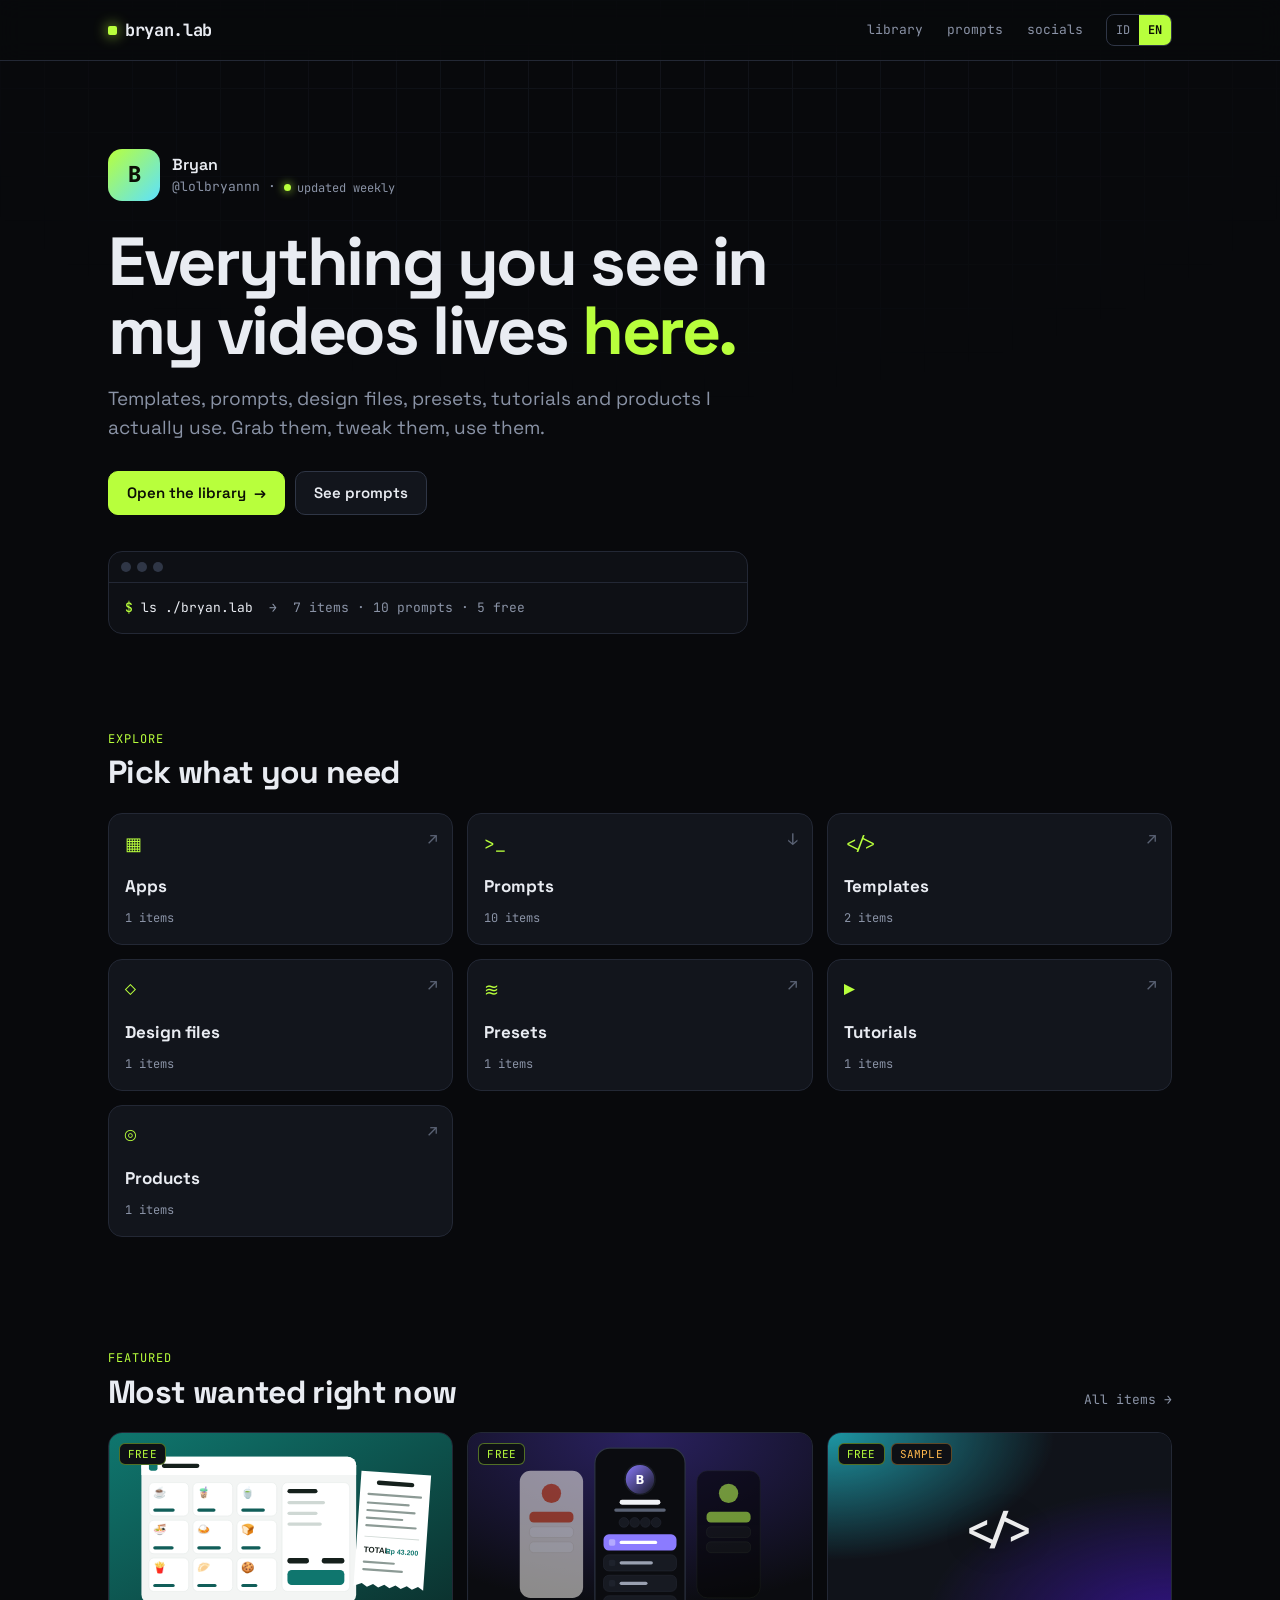
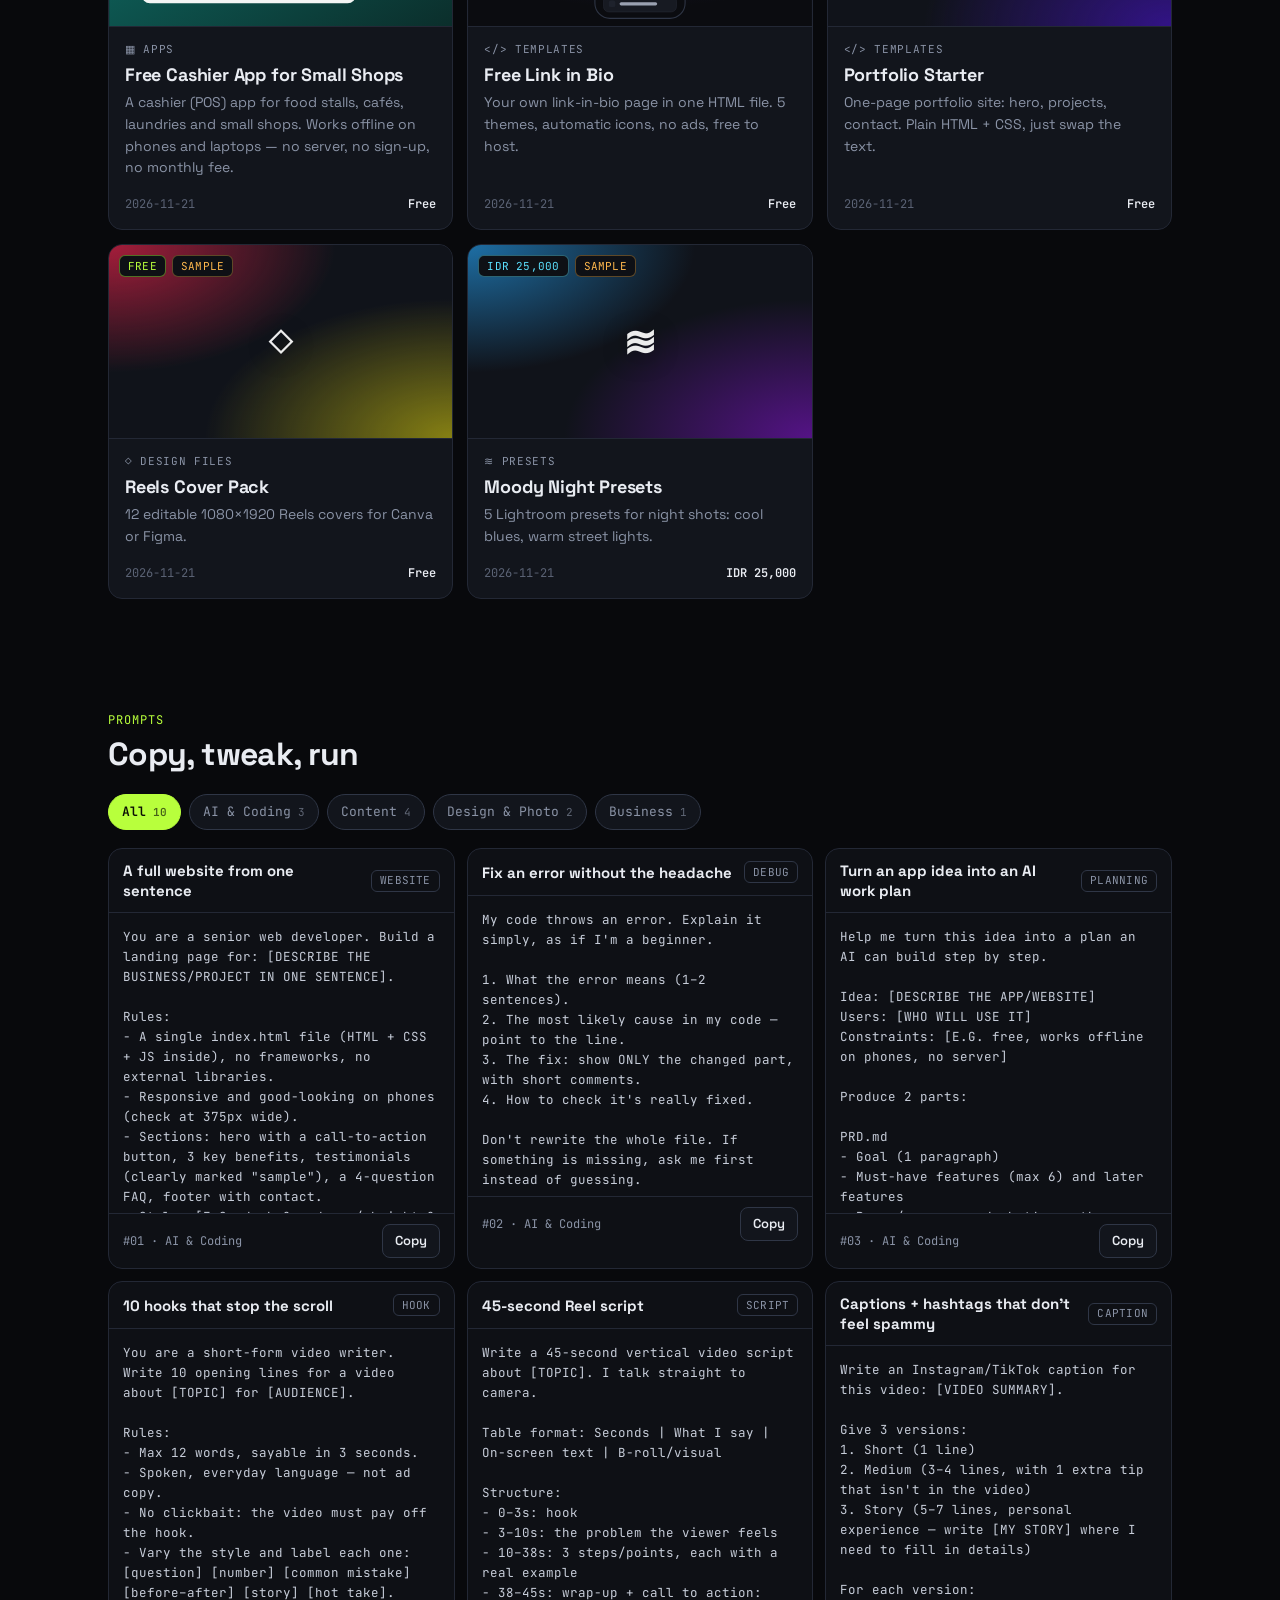
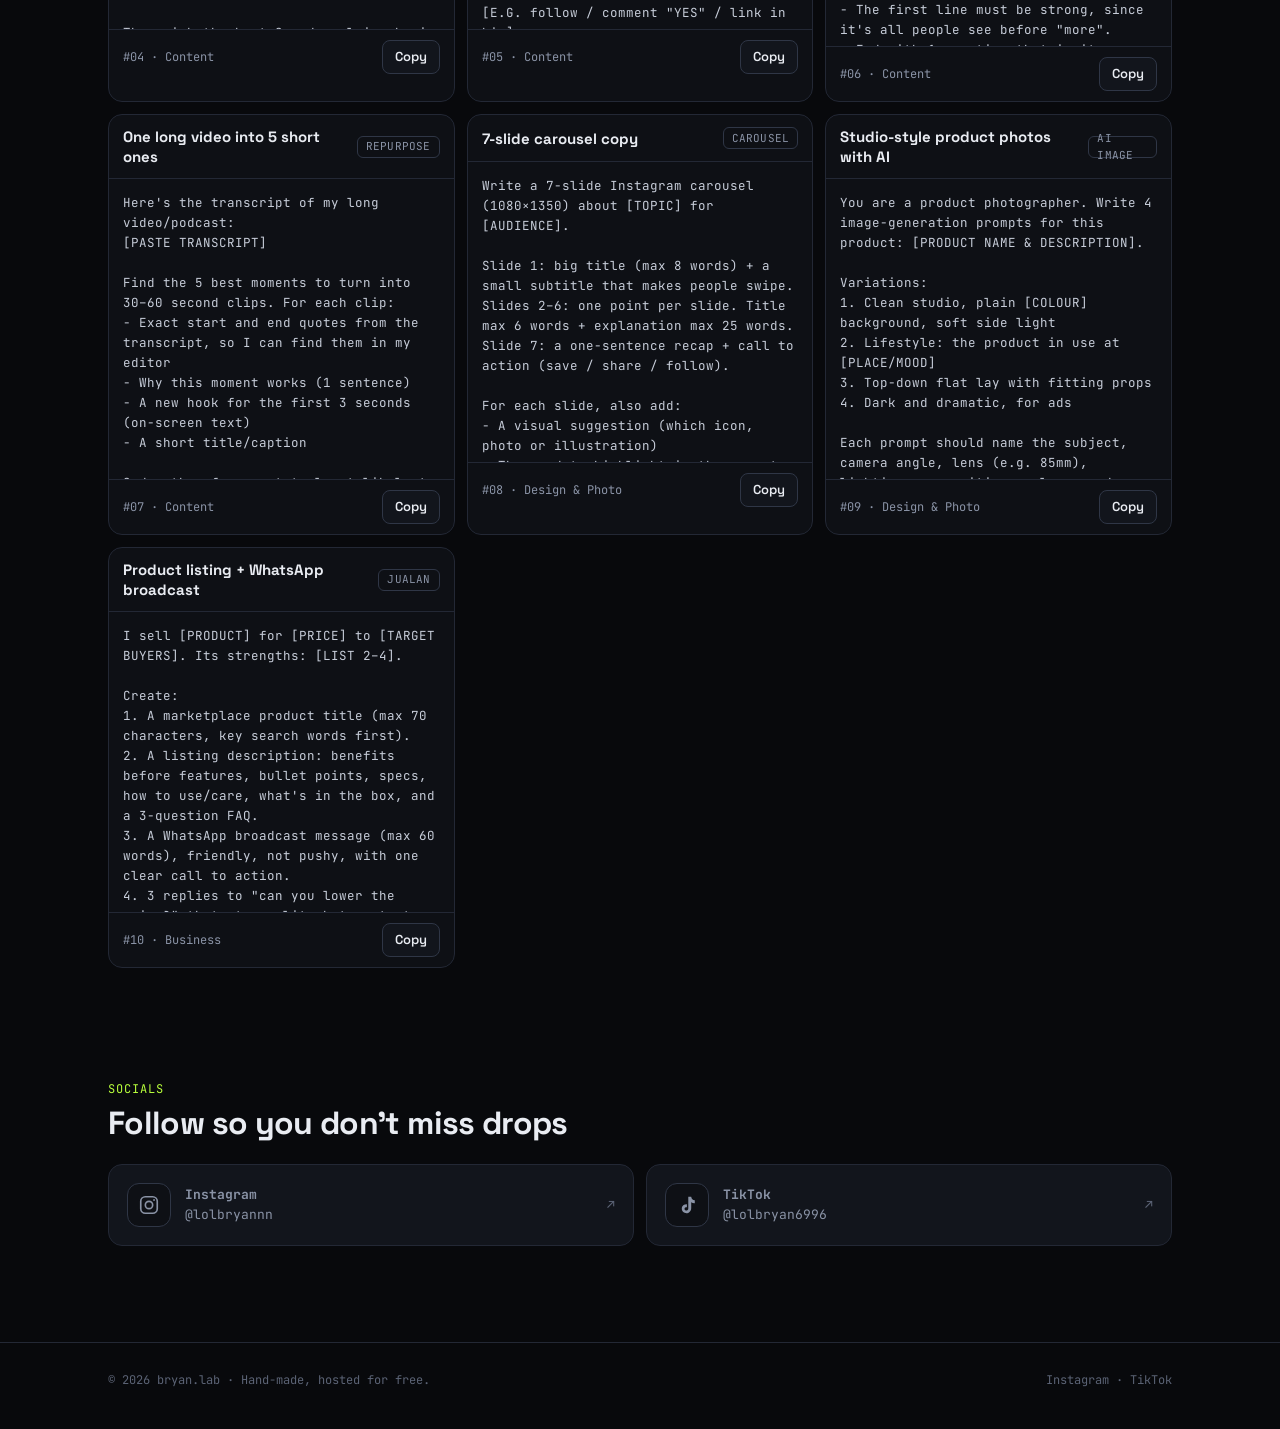
<file: index.html>
<!doctype html>
<html lang="en">
<head>
  <meta charset="utf-8">
  <meta name="viewport" content="width=device-width, initial-scale=1">
  <title>bryan.lab · templates, prompts, presets</title>
  <meta name="description" content="Templates, prompts, design files, presets, tutorials and products from Bryan (@lolbryannn).">
  <meta property="og:title" content="bryan.lab">
  <meta property="og:description" content="Everything you see in my videos lives here.">
  <meta name="theme-color" content="#08090c">
  <link rel="icon" href="assets/favicon.svg" type="image/svg+xml">
  <link rel="preconnect" href="https://fonts.googleapis.com">
  <link rel="preconnect" href="https://fonts.gstatic.com" crossorigin>
  <link href="https://fonts.googleapis.com/css2?family=JetBrains+Mono:wght@400;500;700;800&family=Space+Grotesk:wght@400;500;600;700&display=swap" rel="stylesheet">
  <link rel="stylesheet" href="assets/style.css?v=4">
</head>
<body>
  <a class="skip" href="#main">Skip to content</a>

  <header class="nav">
    <div class="wrap nav-in">
      <a class="logo" href="index.html"><span class="logo-dot"></span><span data-brand></span></a>
      <nav class="nav-links" aria-label="Main">
        <a href="library.html" data-i18n="nav.library"></a>
        <a href="#prompts" data-i18n="nav.prompts"></a>
        <a href="#socials" class="hide-sm" data-i18n="nav.socials"></a>
      </nav>
      <div class="lang" role="group" aria-label="Language">
        <button type="button" data-lang="id" aria-pressed="false">ID</button>
        <button type="button" data-lang="en" aria-pressed="false">EN</button>
      </div>
    </div>
  </header>

  <main id="main">
    <section class="hero wrap">
      <div class="who">
        <div class="avatar" id="avatar"></div>
        <div>
          <div class="who-name" id="who-name"></div>
          <div class="who-handle"><span id="who-handle"></span> · <span class="status" data-i18n="hero.status"></span></div>
        </div>
      </div>
      <h1 id="headline"></h1>
      <p class="lead" data-site="intro"></p>
      <div class="hero-ctas">
        <a class="btn btn-primary" href="library.html"><span data-i18n="hero.cta1"></span> →</a>
        <a class="btn" href="#prompts" data-i18n="hero.cta2"></a>
      </div>
      <div class="term" aria-hidden="true">
        <div class="term-bar"><i></i><i></i><i></i></div>
        <div class="term-body" id="term"></div>
      </div>
    </section>

    <section class="section wrap" aria-labelledby="explore-h">
      <div class="section-head">
        <div><div class="eyebrow" data-i18n="home.explore"></div><h2 id="explore-h" data-i18n="home.exploreH"></h2></div>
      </div>
      <div class="types" id="types"></div>
    </section>

    <section class="section wrap" aria-labelledby="featured-h">
      <div class="section-head">
        <div><div class="eyebrow" data-i18n="home.featured"></div><h2 id="featured-h" data-i18n="home.featuredH"></h2></div>
        <a class="link-arrow" href="library.html" data-i18n="home.all"></a>
      </div>
      <div class="grid" id="featured"></div>
    </section>

    <section class="section wrap" id="prompts" aria-labelledby="prompts-h">
      <div class="section-head">
        <div><div class="eyebrow" data-i18n="home.prompts"></div><h2 id="prompts-h" data-i18n="home.promptsH"></h2></div>
      </div>
      <div class="filters prompt-filters" id="prompt-filters" role="toolbar" aria-label="Prompt topics"></div>
      <div class="prompts" id="prompt-list"></div>
    </section>

    <section class="section wrap" id="socials" aria-labelledby="socials-h">
      <div class="section-head">
        <div><div class="eyebrow" data-i18n="home.socials"></div><h2 id="socials-h" data-i18n="home.socialsH"></h2></div>
      </div>
      <div class="socials" id="social-list"></div>
    </section>
  </main>

  <footer class="foot">
    <div class="wrap foot-in">
      <span>© <span data-year></span> <span data-brand></span> · <span data-i18n="foot.made"></span></span>
      <span data-foot-socials></span>
    </div>
  </footer>

  <script src="data/content.js?v=4"></script>
  <script src="data/prompts.js?v=4"></script>
  <script src="assets/app.js?v=4"></script>
  <script src="assets/home.js?v=4"></script>
</body>
</html>
</file>
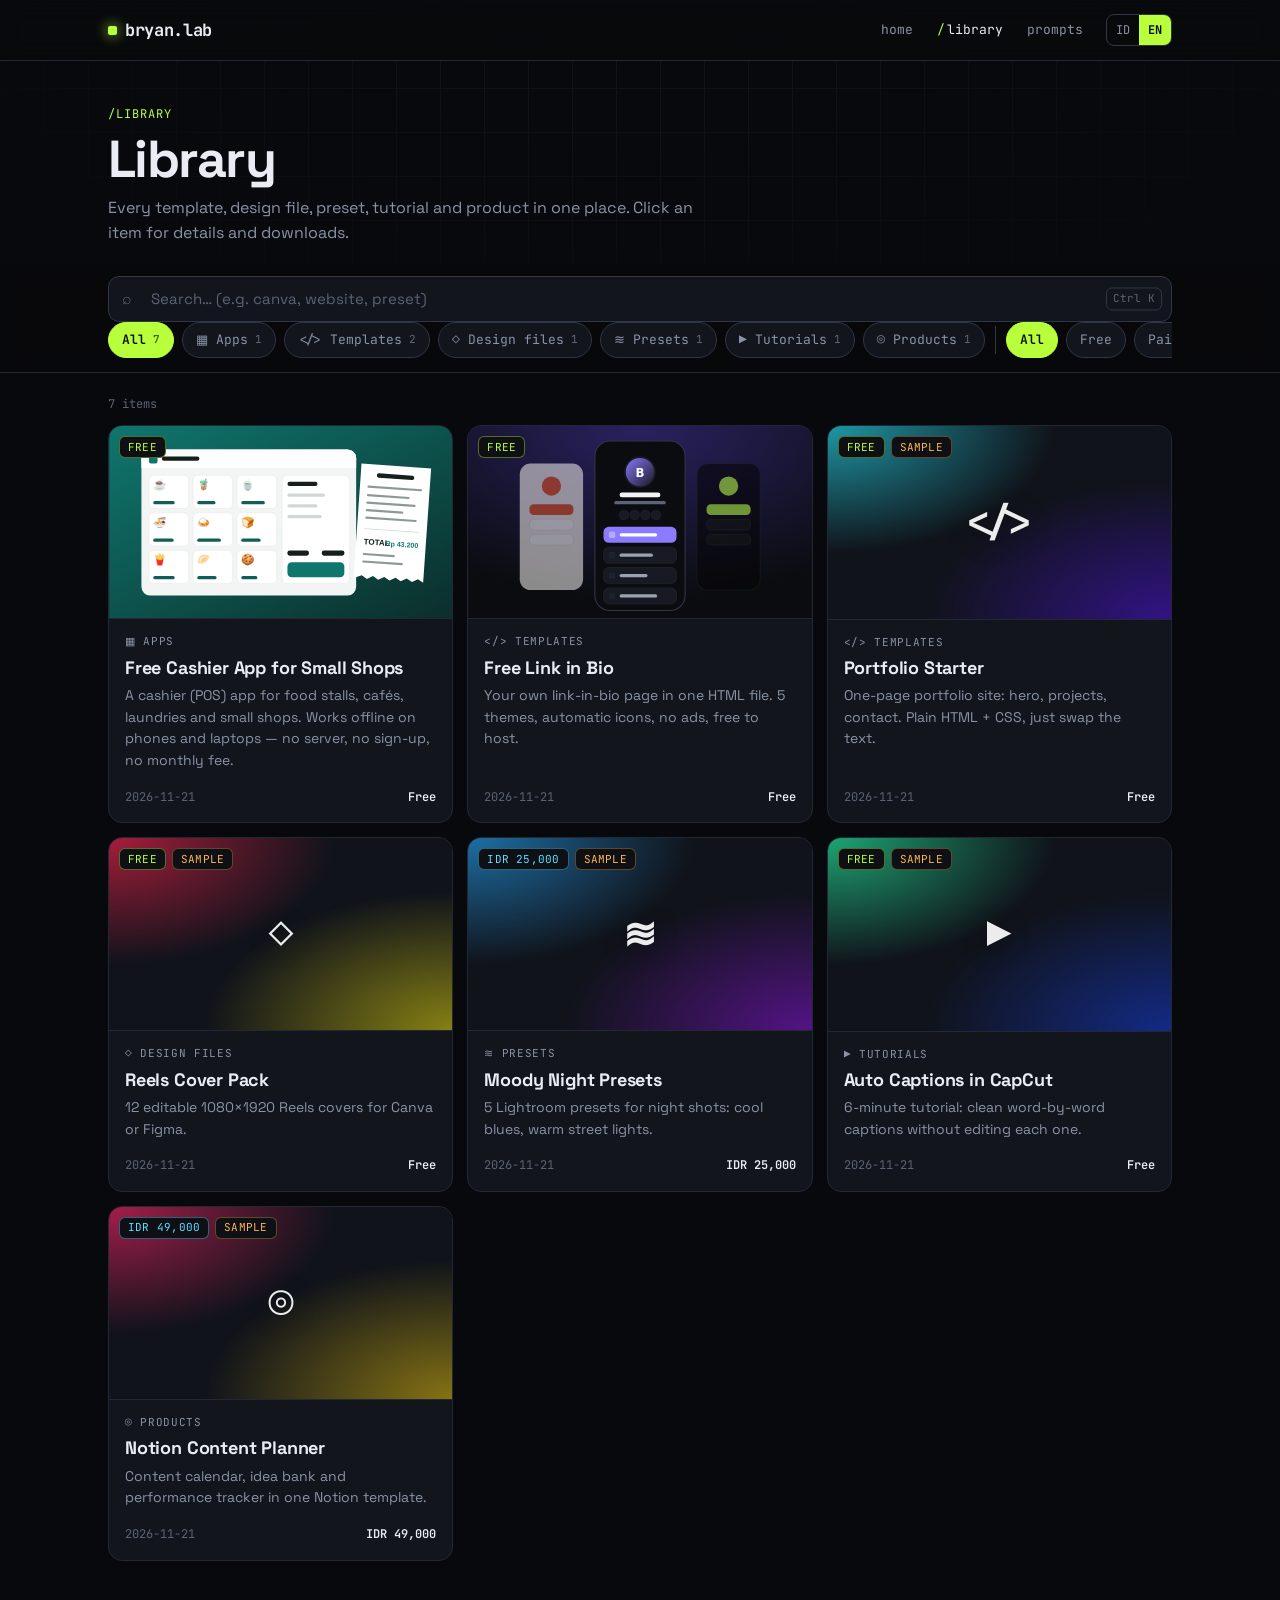
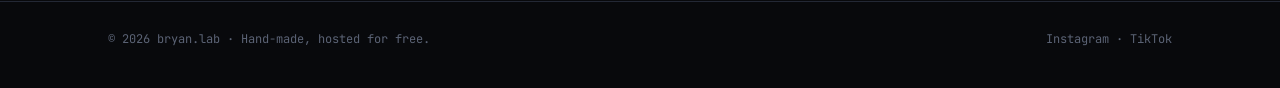
<file: library.html>
<!doctype html>
<html lang="en">
<head>
  <meta charset="utf-8">
  <meta name="viewport" content="width=device-width, initial-scale=1">
  <title>Library · bryan.lab</title>
  <meta name="description" content="Templates, design files, presets, tutorials and products from Bryan (@lolbryannn).">
  <meta name="theme-color" content="#08090c">
  <link rel="icon" href="assets/favicon.svg" type="image/svg+xml">
  <link rel="preconnect" href="https://fonts.googleapis.com">
  <link rel="preconnect" href="https://fonts.gstatic.com" crossorigin>
  <link href="https://fonts.googleapis.com/css2?family=JetBrains+Mono:wght@400;500;700;800&family=Space+Grotesk:wght@400;500;600;700&display=swap" rel="stylesheet">
  <link rel="stylesheet" href="assets/style.css?v=4">
</head>
<body>
  <a class="skip" href="#main">Skip to content</a>

  <header class="nav">
    <div class="wrap nav-in">
      <a class="logo" href="index.html"><span class="logo-dot"></span><span data-brand></span></a>
      <nav class="nav-links" aria-label="Main">
        <a href="index.html" class="hide-sm" data-i18n="nav.home"></a>
        <a href="library.html" aria-current="page" data-i18n="nav.library"></a>
        <a href="index.html#prompts" data-i18n="nav.prompts"></a>
      </nav>
      <div class="lang" role="group" aria-label="Language">
        <button type="button" data-lang="id" aria-pressed="false">ID</button>
        <button type="button" data-lang="en" aria-pressed="false">EN</button>
      </div>
    </div>
  </header>

  <main id="main">
    <section class="lib-head wrap">
      <div class="eyebrow">/library</div>
      <h1 data-i18n="lib.title"></h1>
      <p data-i18n="lib.lead"></p>
    </section>

    <div class="toolbar">
      <div class="wrap">
        <label class="search">
          <span class="ico" aria-hidden="true">⌕</span>
          <input id="q" type="search" autocomplete="off" data-i18n-ph="lib.search" aria-label="Search">
          <kbd>Ctrl K</kbd>
        </label>
        <div class="filters" id="filters" role="toolbar" aria-label="Filters"></div>
      </div>
    </div>

    <section class="wrap">
      <div class="result-count" id="count" aria-live="polite"></div>
      <div class="grid" id="grid"></div>
    </section>
  </main>

  <footer class="foot">
    <div class="wrap foot-in">
      <span>© <span data-year></span> <span data-brand></span> · <span data-i18n="foot.made"></span></span>
      <span data-foot-socials></span>
    </div>
  </footer>

  <div class="scrim" id="scrim"></div>
  <aside class="drawer" id="drawer" role="dialog" aria-modal="true" aria-labelledby="d-title" aria-hidden="true" tabindex="-1"></aside>

  <script src="data/content.js?v=4"></script>
  <script src="assets/app.js?v=4"></script>
  <script src="assets/library.js?v=4"></script>
</body>
</html>
</file>
<file: assets/style.css>
/* ---------- Theme: change these to restyle the whole site ---------- */
:root {
  --bg: #08090c;
  --bg-2: #0e1015;
  --surface: #12151c;
  --surface-2: #181c25;
  --line: #232835;
  --line-2: #2f3646;
  --text: #e9ecf2;
  --muted: #8a93a6;
  --faint: #5b6375;
  --accent: #b8ff3c;      /* electric lime */
  --accent-ink: #0b0e05;
  --accent-2: #5ce1ff;    /* cyan */
  --danger: #ff6b6b;
  --radius: 14px;
  --radius-sm: 9px;
  --font: "Space Grotesk", system-ui, -apple-system, "Segoe UI", sans-serif;
  --mono: "JetBrains Mono", ui-monospace, "Cascadia Mono", Consolas, monospace;
  --wrap: 1120px;
  color-scheme: dark;
}

*, *::before, *::after { box-sizing: border-box; }
html { -webkit-text-size-adjust: 100%; scroll-behavior: smooth; }
body {
  margin: 0;
  background: var(--bg);
  color: var(--text);
  font-family: var(--font);
  font-size: 16px;
  line-height: 1.55;
  -webkit-font-smoothing: antialiased;
  overflow-x: hidden;
}
body::before { /* subtle grid backdrop */
  content: "";
  position: fixed; inset: 0;
  background-image:
    linear-gradient(var(--line) 1px, transparent 1px),
    linear-gradient(90deg, var(--line) 1px, transparent 1px);
  background-size: 44px 44px;
  mask-image: radial-gradient(ellipse 80% 60% at 50% 0%, #000 0%, transparent 75%);
  -webkit-mask-image: radial-gradient(ellipse 80% 60% at 50% 0%, #000 0%, transparent 75%);
  opacity: .45;
  pointer-events: none;
  z-index: -1;
}
a { color: inherit; text-decoration: none; }
img { max-width: 100%; display: block; }
button { font: inherit; color: inherit; cursor: pointer; }
:focus-visible { outline: 2px solid var(--accent); outline-offset: 2px; border-radius: 6px; }
::selection { background: var(--accent); color: var(--accent-ink); }

.wrap { width: 100%; max-width: var(--wrap); margin: 0 auto; padding: 0 16px; }
@media (min-width: 720px) { .wrap { padding: 0 28px; } }

.mono { font-family: var(--mono); }
.muted { color: var(--muted); }
.skip { position: absolute; left: -999px; top: 8px; background: var(--accent); color: var(--accent-ink); padding: 8px 12px; border-radius: 8px; z-index: 100; }
.skip:focus { left: 8px; }

/* ---------- Nav ---------- */
.nav {
  position: sticky; top: 0; z-index: 30;
  background: color-mix(in srgb, var(--bg) 78%, transparent);
  backdrop-filter: blur(12px);
  -webkit-backdrop-filter: blur(12px);
  border-bottom: 1px solid var(--line);
}
.nav-in { display: flex; align-items: center; gap: 12px; height: 60px; }
.logo { font-family: var(--mono); font-weight: 700; font-size: 17px; letter-spacing: -.02em; display: flex; align-items: center; gap: 8px; }
.logo-dot { width: 9px; height: 9px; border-radius: 2px; background: var(--accent); box-shadow: 0 0 14px var(--accent); }
.nav-links { display: flex; gap: 2px; margin-left: auto; }
.nav-links a {
  font-family: var(--mono); font-size: 13px; color: var(--muted);
  padding: 7px 11px; border-radius: 8px;
}
.nav-links a:hover { color: var(--text); background: var(--surface); }
.nav-links a[aria-current="page"] { color: var(--text); }
.nav-links a[aria-current="page"]::before { content: "/"; color: var(--accent); margin-right: 2px; }
.lang {
  display: inline-flex; border: 1px solid var(--line-2); border-radius: 8px; overflow: hidden;
  font-family: var(--mono); font-size: 12px; flex-shrink: 0;
}
.lang button { background: none; border: 0; padding: 6px 9px; color: var(--muted); }
.lang button[aria-pressed="true"] { background: var(--accent); color: var(--accent-ink); font-weight: 700; }
@media (max-width: 560px) {
  .nav-links .hide-sm { display: none; }
  .nav-links a { padding: 7px 8px; }
}

/* ---------- Buttons, chips, badges ---------- */
.btn {
  display: inline-flex; align-items: center; justify-content: center; gap: 8px;
  min-height: 44px; padding: 0 18px; border-radius: 10px;
  font-weight: 600; font-size: 15px; border: 1px solid var(--line-2);
  background: var(--surface); transition: transform .15s, background .15s, border-color .15s;
}
.btn:hover { border-color: var(--faint); transform: translateY(-1px); }
.btn-primary { background: var(--accent); color: var(--accent-ink); border-color: var(--accent); }
.btn-primary:hover { background: #cbff6b; border-color: #cbff6b; }
.btn-sm { min-height: 34px; padding: 0 12px; font-size: 13px; border-radius: 8px; }

.chip {
  display: inline-flex; align-items: center; gap: 7px;
  height: 36px; padding: 0 13px; border-radius: 999px;
  border: 1px solid var(--line-2); background: var(--surface);
  font-family: var(--mono); font-size: 13px; color: var(--muted); white-space: nowrap;
}
.chip:hover { color: var(--text); }
.chip[aria-pressed="true"] { color: var(--accent-ink); background: var(--accent); border-color: var(--accent); font-weight: 600; }
.chip .n { opacity: .65; font-size: 11px; }

.badge {
  display: inline-flex; align-items: center; height: 22px; padding: 0 8px; border-radius: 6px;
  font-family: var(--mono); font-size: 11px; letter-spacing: .02em; text-transform: uppercase;
  border: 1px solid var(--line-2); color: var(--muted); background: var(--bg-2);
}
.badge-free { color: var(--accent); border-color: color-mix(in srgb, var(--accent) 40%, transparent); }
.badge-paid { color: var(--accent-2); border-color: color-mix(in srgb, var(--accent-2) 40%, transparent); }
.badge-sample { color: #ffb84d; border-color: #ffb84d55; }

.eyebrow { font-family: var(--mono); font-size: 12px; color: var(--accent); letter-spacing: .08em; text-transform: uppercase; }
.section { padding-block: 56px; }
.section-head { display: flex; align-items: end; justify-content: space-between; gap: 16px; margin-bottom: 22px; flex-wrap: wrap; }
.section-head h2 { margin: 6px 0 0; font-size: clamp(24px, 4vw, 32px); letter-spacing: -.02em; line-height: 1.15; }
.link-arrow { font-family: var(--mono); font-size: 13px; color: var(--muted); }
.link-arrow:hover { color: var(--accent); }

/* ---------- Hero ---------- */
.hero { padding-block: 56px 28px; }
@media (min-width: 720px) { .hero { padding-block: 88px 40px; } }
.who { display: flex; align-items: center; gap: 12px; margin-bottom: 26px; }
.avatar {
  width: 52px; height: 52px; border-radius: 14px; flex-shrink: 0;
  display: grid; place-items: center; overflow: hidden;
  background: linear-gradient(135deg, var(--accent), var(--accent-2));
  color: var(--accent-ink); font-family: var(--mono); font-weight: 800; font-size: 22px;
}
.avatar img { width: 100%; height: 100%; object-fit: cover; }
.who-name { font-weight: 600; }
.who-handle { font-family: var(--mono); font-size: 13px; color: var(--muted); }
.status { display: inline-flex; align-items: center; gap: 6px; font-family: var(--mono); font-size: 12px; color: var(--muted); }
.status::before { content: ""; width: 7px; height: 7px; border-radius: 50%; background: var(--accent); box-shadow: 0 0 10px var(--accent); animation: pulse 2s infinite; }
@keyframes pulse { 50% { opacity: .35; } }
.hero h1 {
  font-size: clamp(34px, 7vw, 68px); line-height: 1.02; letter-spacing: -.035em;
  margin: 0 0 18px; max-width: 15ch; font-weight: 700;
}
.hero h1 .hl { color: var(--accent); }
.hero p.lead { font-size: clamp(16px, 2.2vw, 19px); color: var(--muted); max-width: 56ch; margin: 0 0 28px; }
.hero-ctas { display: flex; gap: 10px; flex-wrap: wrap; }
.term {
  margin-top: 36px; border: 1px solid var(--line); border-radius: var(--radius);
  background: var(--bg-2); font-family: var(--mono); font-size: 13px; overflow: hidden; max-width: 640px;
}
.term-bar { display: flex; gap: 6px; padding: 10px 12px; border-bottom: 1px solid var(--line); }
.term-bar i { width: 10px; height: 10px; border-radius: 50%; background: var(--line-2); }
.term-body { padding: 14px 16px; color: var(--muted); line-height: 1.7; }
.term-body b { color: var(--accent); font-weight: 500; }
.term-body span { color: var(--text); }

/* ---------- Type cards (home) ---------- */
.types { display: grid; grid-template-columns: repeat(2, 1fr); gap: 10px; }
@media (min-width: 720px) { .types { grid-template-columns: repeat(3, 1fr); gap: 14px; } }
.type-card {
  position: relative; display: flex; flex-direction: column; gap: 10px; min-height: 132px;
  padding: 16px; border-radius: var(--radius); border: 1px solid var(--line); background: var(--surface);
  transition: border-color .2s, transform .2s, background .2s;
}
.type-card:hover { border-color: var(--accent); transform: translateY(-2px); background: var(--surface-2); }
.type-glyph { font-family: var(--mono); font-size: 18px; color: var(--accent); }
.type-card h3 { margin: auto 0 0; font-size: 17px; }
.type-card .count { font-family: var(--mono); font-size: 12px; color: var(--muted); }
.type-card .arrow { position: absolute; top: 14px; right: 14px; color: var(--faint); font-family: var(--mono); }
.type-card:hover .arrow { color: var(--accent); }

/* ---------- Item cards ---------- */
.grid { display: grid; grid-template-columns: 1fr; gap: 14px; }
@media (min-width: 620px) { .grid { grid-template-columns: repeat(2, 1fr); } }
@media (min-width: 960px) { .grid { grid-template-columns: repeat(3, 1fr); } }
.card {
  display: flex; flex-direction: column; border: 1px solid var(--line); border-radius: var(--radius);
  background: var(--surface); overflow: hidden; transition: border-color .2s, transform .2s;
  text-align: left; padding: 0; width: 100%;
}
.card:hover { border-color: var(--line-2); transform: translateY(-2px); }
.card:hover .thumb-glyph { transform: scale(1.08); }
.thumb {
  position: relative; aspect-ratio: 16 / 9; display: grid; place-items: center; overflow: hidden;
  border-bottom: 1px solid var(--line);
}
.thumb img { width: 100%; height: 100%; object-fit: cover; }
.thumb-glyph { font-family: var(--mono); font-size: 40px; font-weight: 700; color: rgba(255,255,255,.92); text-shadow: 0 4px 24px rgba(0,0,0,.4); transition: transform .3s; }
.thumb .badges { position: absolute; top: 10px; left: 10px; display: flex; gap: 6px; }
.card-body { padding: 14px 16px 16px; display: flex; flex-direction: column; gap: 6px; flex: 1; }
.card-type { font-family: var(--mono); font-size: 11px; color: var(--muted); text-transform: uppercase; letter-spacing: .06em; }
.card h3 { margin: 0; font-size: 18px; letter-spacing: -.01em; line-height: 1.25; }
.card p { margin: 0; color: var(--muted); font-size: 14px; }
.card-foot { margin-top: auto; padding-top: 10px; display: flex; justify-content: space-between; align-items: center; font-family: var(--mono); font-size: 12px; color: var(--faint); }
.price { color: var(--text); font-weight: 600; }

/* ---------- Prompts ---------- */
.prompts { display: grid; gap: 12px; }
@media (min-width: 900px) { .prompts { grid-template-columns: repeat(3, 1fr); } }
.prompt {
  border: 1px solid var(--line); border-radius: var(--radius); background: var(--bg-2);
  display: flex; flex-direction: column; overflow: hidden;
}
.prompt-head { display: flex; align-items: center; justify-content: space-between; gap: 8px; padding: 12px 14px; border-bottom: 1px solid var(--line); }
.prompt-head h3 { margin: 0; font-size: 15px; }
.prompt pre {
  margin: 0; padding: 14px; font-family: var(--mono); font-size: 12.5px; line-height: 1.6;
  white-space: pre-wrap; word-break: break-word; color: #c7cdd9; flex: 1;
}
.prompt-foot { padding: 10px 14px; border-top: 1px solid var(--line); display: flex; justify-content: space-between; align-items: center; }
.copy.done { background: var(--accent); color: var(--accent-ink); border-color: var(--accent); }

/* ---------- Socials ---------- */
.socials { display: grid; gap: 12px; }
@media (min-width: 620px) { .socials { grid-template-columns: repeat(2, 1fr); } }
.social {
  display: flex; align-items: center; gap: 14px; padding: 18px; border-radius: var(--radius);
  border: 1px solid var(--line); background: var(--surface); transition: border-color .2s;
}
.social:hover { border-color: var(--accent); }
.social-ico { width: 44px; height: 44px; border-radius: 12px; display: grid; place-items: center; background: var(--bg-2); border: 1px solid var(--line-2); flex-shrink: 0; }
.social-ico svg { width: 22px; height: 22px; }
.social b { display: block; }
.social span { font-family: var(--mono); font-size: 13px; color: var(--muted); }
.social .go { margin-left: auto; font-family: var(--mono); color: var(--faint); }

/* prompt pack: filters + long prompts scroll inside their card */
.prompt-filters { margin-bottom: 16px; }
.prompt pre { max-height: 300px; overflow-y: auto; scrollbar-width: thin; scrollbar-color: var(--line-2) transparent; }
.prompt pre:focus-visible { outline-offset: -2px; }
.prompt-head h3 { line-height: 1.3; }

/* ---------- Footer ---------- */
.foot { border-top: 1px solid var(--line); padding: 28px 0 40px; margin-top: 40px; font-family: var(--mono); font-size: 12px; color: var(--faint); }
.foot-in { display: flex; justify-content: space-between; gap: 12px; flex-wrap: wrap; }
.foot a:hover { color: var(--text); }

/* ---------- Library page ---------- */
.lib-head { padding-block: 44px 18px; }
.lib-head h1 { font-size: clamp(30px, 6vw, 52px); letter-spacing: -.03em; margin: 8px 0 10px; line-height: 1.05; }
.lib-head p { color: var(--muted); margin: 0; max-width: 60ch; }
.toolbar { position: sticky; top: 60px; z-index: 20; background: color-mix(in srgb, var(--bg) 88%, transparent); backdrop-filter: blur(10px); -webkit-backdrop-filter: blur(10px); padding: 12px 0; border-bottom: 1px solid var(--line); margin-bottom: 22px; }
.search { position: relative; margin-bottom: 10px; }
.search input {
  width: 100%; height: 46px; padding: 0 70px 0 42px; border-radius: 11px;
  border: 1px solid var(--line-2); background: var(--surface); color: var(--text);
  font: inherit; font-size: 15px;
}
.search input::placeholder { color: var(--faint); }
.search input:focus { outline: none; border-color: var(--accent); }
.search .ico { position: absolute; left: 14px; top: 50%; transform: translateY(-50%); color: var(--faint); font-family: var(--mono); }
.search kbd { position: absolute; right: 10px; top: 50%; transform: translateY(-50%); font-family: var(--mono); font-size: 11px; color: var(--faint); border: 1px solid var(--line-2); border-radius: 6px; padding: 2px 6px; }
@media (hover: none) { .search kbd { display: none; } }
.filters { display: flex; gap: 8px; overflow-x: auto; scrollbar-width: none; padding-bottom: 2px; }
.filters::-webkit-scrollbar { display: none; }
.filters .sep { width: 1px; background: var(--line-2); flex-shrink: 0; margin: 4px 2px; }
.result-count { font-family: var(--mono); font-size: 12px; color: var(--faint); margin-bottom: 12px; }
.empty { border: 1px dashed var(--line-2); border-radius: var(--radius); padding: 40px 20px; text-align: center; color: var(--muted); }

/* ---------- Detail drawer ---------- */
.scrim { position: fixed; inset: 0; background: rgba(3,4,6,.7); backdrop-filter: blur(3px); z-index: 40; opacity: 0; pointer-events: none; transition: opacity .25s; }
.drawer {
  position: fixed; top: 0; right: 0; bottom: 0; z-index: 50; width: min(560px, 100%);
  background: var(--bg-2); border-left: 1px solid var(--line); overflow-y: auto;
  transform: translateX(100%); transition: transform .3s cubic-bezier(.2,.8,.2,1);
  overscroll-behavior: contain;
}
.is-open .scrim { opacity: 1; pointer-events: auto; }
.is-open .drawer { transform: none; }
.is-open { overflow: hidden; }
.drawer-top { position: sticky; top: 0; display: flex; justify-content: space-between; align-items: center; padding: 12px 16px; background: color-mix(in srgb, var(--bg-2) 92%, transparent); backdrop-filter: blur(8px); border-bottom: 1px solid var(--line); z-index: 1; }
.drawer .thumb { aspect-ratio: 16 / 8; border-radius: 0; }
.drawer-body { padding: 20px 20px 40px; }
.drawer h2 { font-size: 28px; letter-spacing: -.02em; margin: 10px 0 8px; line-height: 1.15; }
.drawer .summary { color: var(--muted); margin: 0 0 20px; }
.meta { display: flex; flex-wrap: wrap; gap: 6px; align-items: center; }
.actions { display: flex; gap: 10px; flex-wrap: wrap; margin-bottom: 26px; }
.actions .btn-primary { flex: 1 1 220px; }
.block { border-top: 1px solid var(--line); padding: 18px 0 4px; }
.block h3 { font-family: var(--mono); font-size: 12px; text-transform: uppercase; letter-spacing: .08em; color: var(--muted); margin: 0 0 12px; font-weight: 500; }
.checks, .steps { list-style: none; padding: 0; margin: 0; display: grid; gap: 9px; }
.checks li { display: flex; gap: 10px; }
.checks li::before { content: "✓"; color: var(--accent); font-family: var(--mono); flex-shrink: 0; }
.steps { counter-reset: s; }
.steps li { display: flex; gap: 12px; counter-increment: s; }
.steps li::before { content: counter(s, decimal-leading-zero); font-family: var(--mono); color: var(--accent); font-size: 13px; padding-top: 2px; flex-shrink: 0; }
.files { display: flex; flex-wrap: wrap; gap: 6px; }
.files code { font-family: var(--mono); font-size: 12px; background: var(--surface); border: 1px solid var(--line); padding: 4px 8px; border-radius: 6px; }
.note { font-size: 13px; color: var(--faint); margin-top: 22px; }

.toast {
  position: fixed; left: 50%; bottom: 24px; transform: translate(-50%, 20px); z-index: 60;
  background: var(--text); color: var(--bg); font-family: var(--mono); font-size: 13px;
  padding: 10px 14px; border-radius: 9px; opacity: 0; transition: .25s; pointer-events: none;
}
.toast.show { opacity: 1; transform: translate(-50%, 0); }

/* reveal on scroll */
.reveal { opacity: 0; transform: translateY(14px); transition: opacity .6s ease, transform .6s ease; }
.reveal.in { opacity: 1; transform: none; }
@media (prefers-reduced-motion: reduce) {
  *, *::before, *::after { animation: none !important; transition: none !important; scroll-behavior: auto !important; }
  .reveal { opacity: 1; transform: none; }
}
</file>
